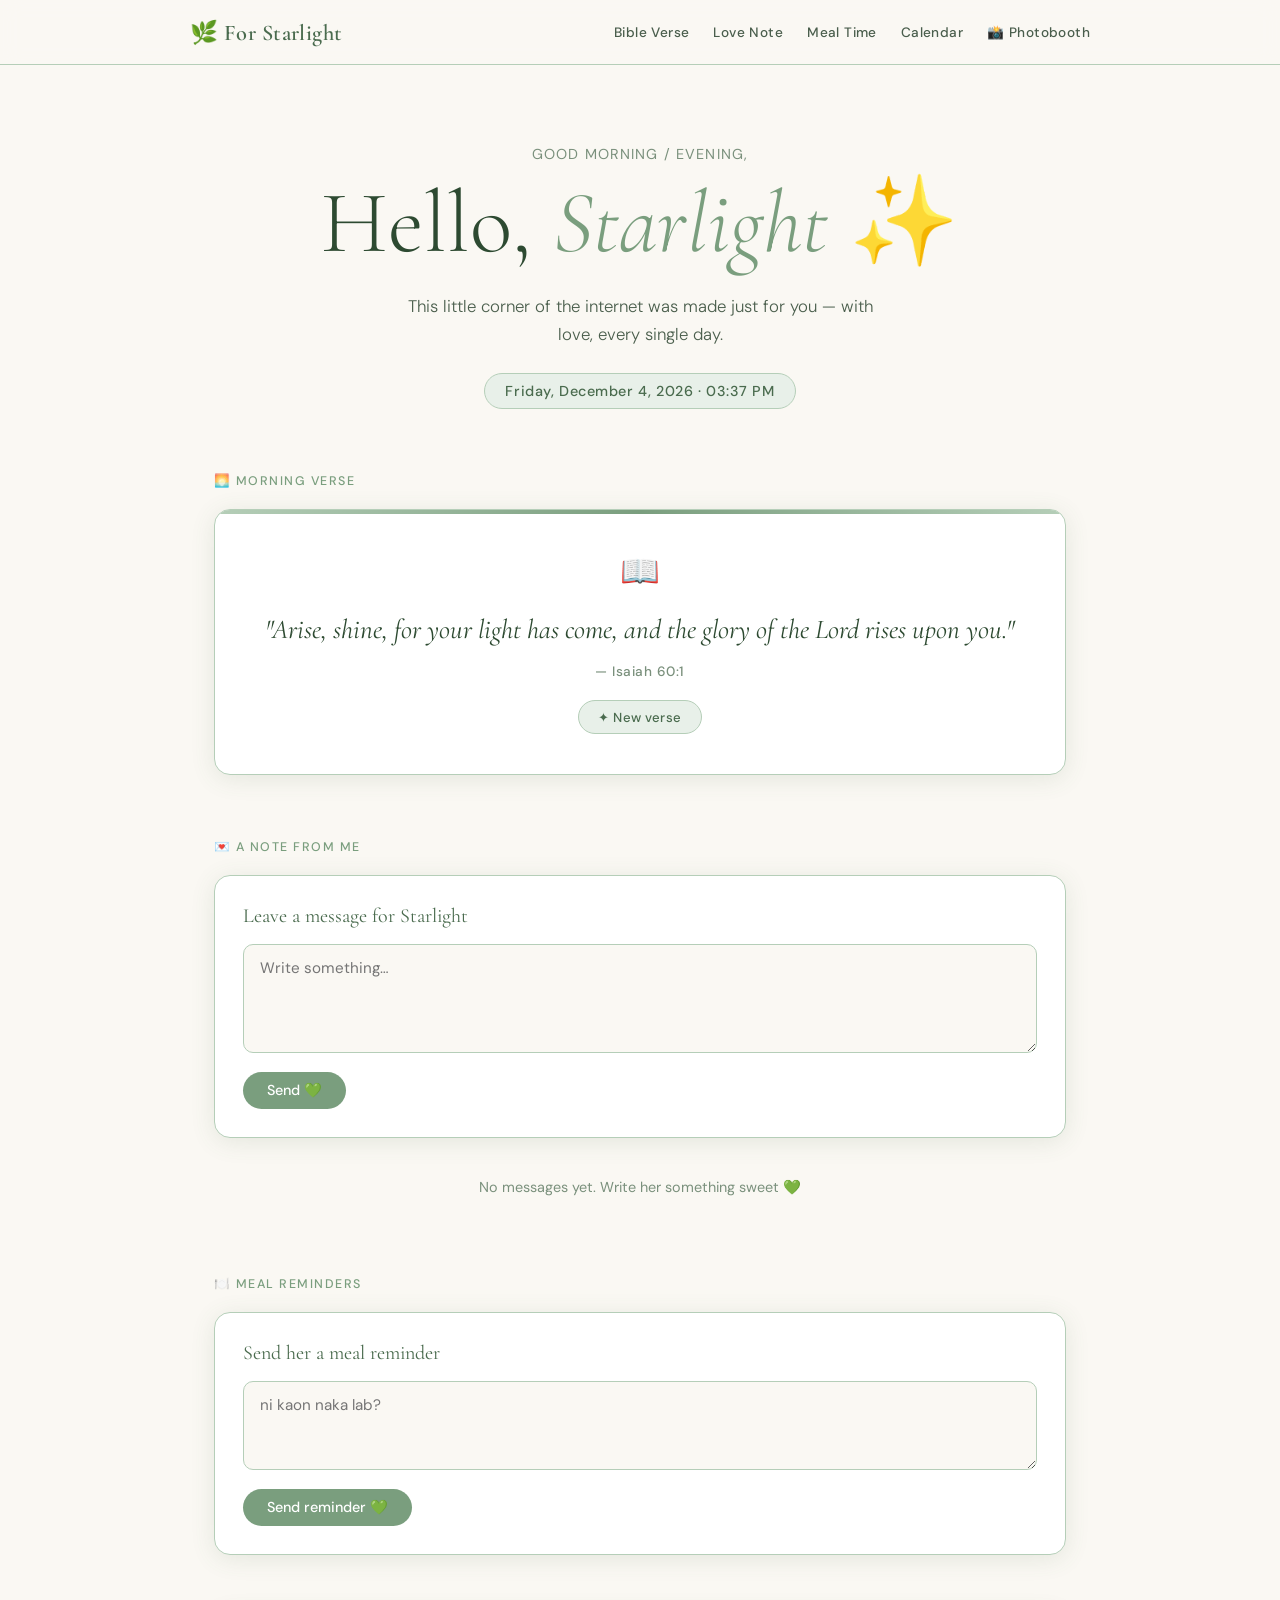
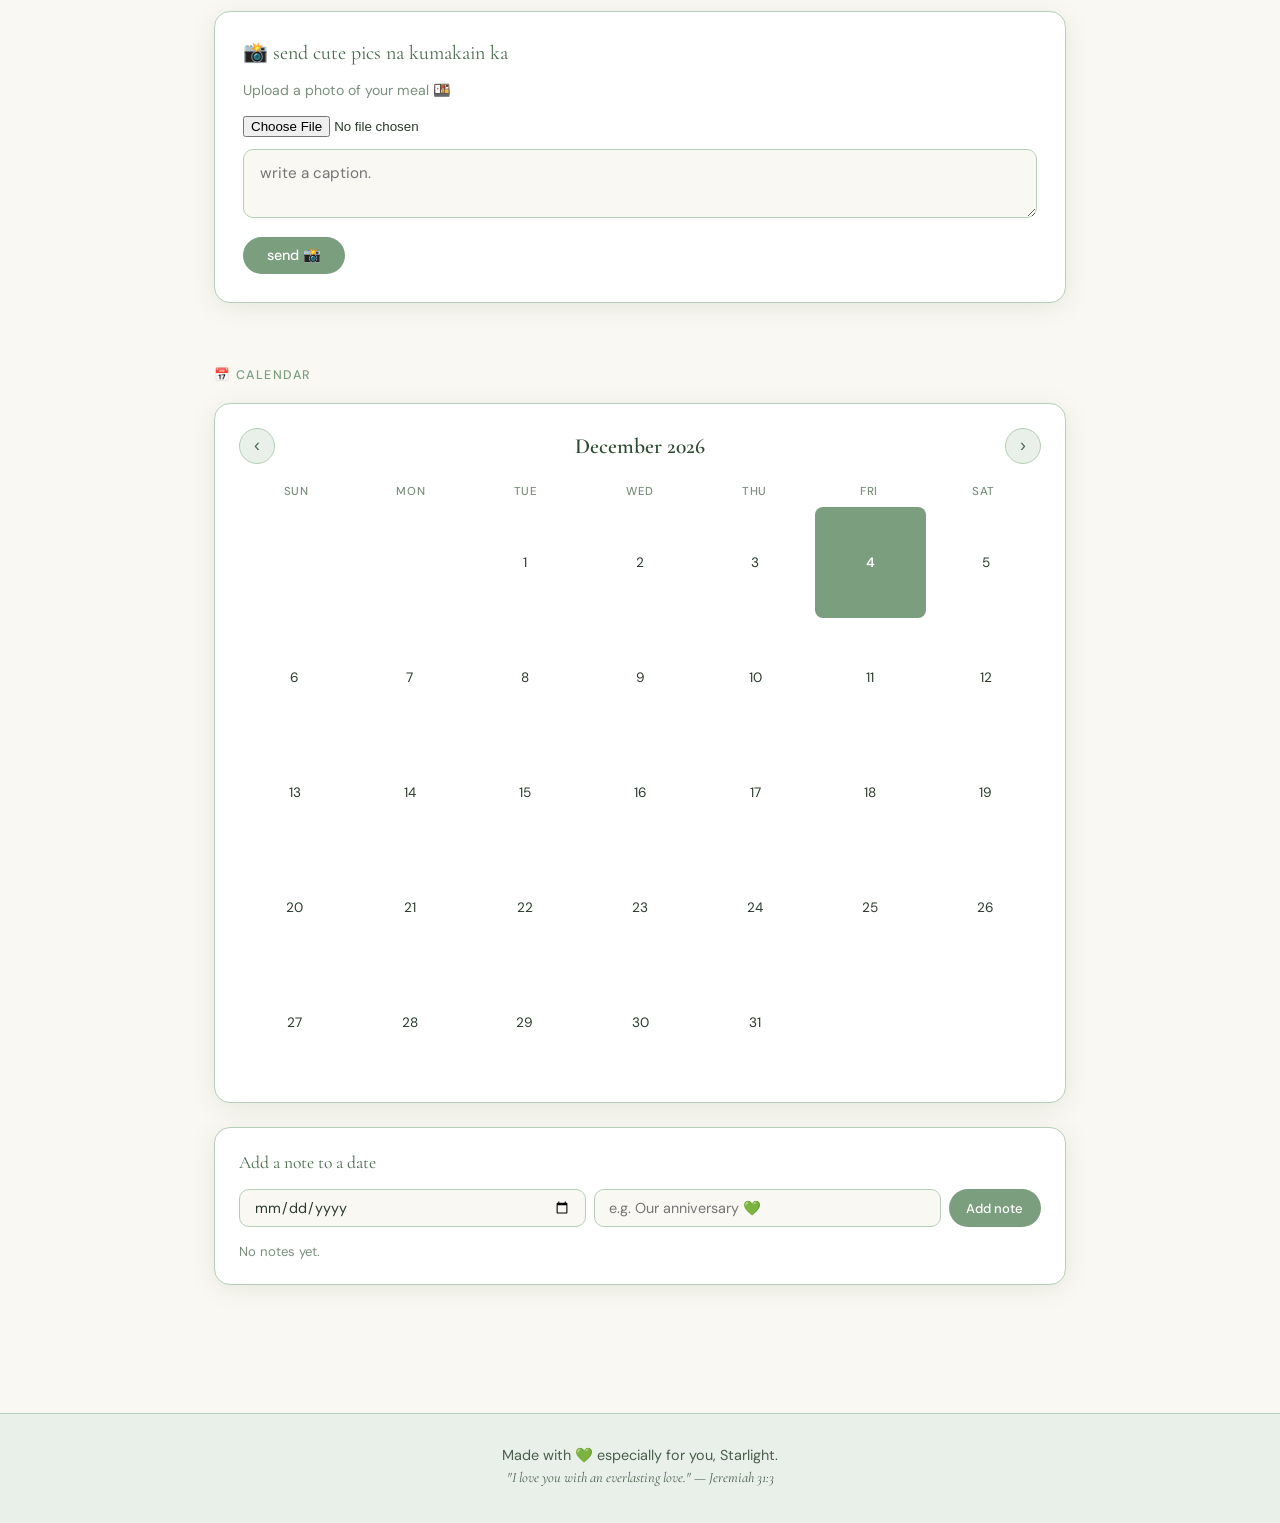
<file: index.html>
<!DOCTYPE html>
<html lang="en">
<head>
  <meta charset="UTF-8" />
  <meta name="viewport" content="width=device-width, initial-scale=1.0"/>
  <title>For Starlight 🌿</title>
  <link rel="preconnect" href="https://fonts.googleapis.com" />
  <link rel="preconnect" href="https://fonts.gstatic.com" crossorigin />
  <link href="https://fonts.googleapis.com/css2?family=Cormorant+Garamond:ital,wght@0,300;0,400;0,600;1,300;1,400&family=DM+Sans:wght@300;400;500&display=swap" rel="stylesheet"/>
  <link rel="stylesheet" href="style.css" />
</head>
<body>

  <div class="leaves-bg" aria-hidden="true">
    <div class="leaf leaf-1">🍃</div>
    <div class="leaf leaf-2">🌿</div>
    <div class="leaf leaf-3">🍃</div>
    <div class="leaf leaf-4">🌿</div>
    <div class="leaf leaf-5">🍃</div>
  </div>

  <header class="site-header">
    <div class="header-inner">
      <div class="logo">🌿 For Starlight</div>
      <nav>
        <a href="#verse">Bible Verse</a>
        <a href="#message">Love Note</a>
        <a href="#meal">Meal Time</a>
        <a href="#calendar">Calendar</a>
        <a href="photobooth.html">📸 Photobooth</a>
      </nav>
    </div>
  </header>

  <main>

    <section class="hero">
      <p class="hero-label">Good morning / evening,</p>
      <h1 class="hero-title">Hello, <em>Starlight</em> ✨</h1>
      <p class="hero-sub">This little corner of the internet was made just for you — with love, every single day.</p>
      <div class="hero-time" id="hero-time"></div>
    </section>

    <section class="section verse-section" id="verse">
      <div class="section-label" id="verse-period-label">🌅 Morning Verse</div>
      <div class="verse-card">
        <div class="verse-icon">📖</div>
        <blockquote class="verse-text" id="verse-text"></blockquote>
        <cite class="verse-ref" id="verse-ref"></cite>
        <button class="btn-refresh" onclick="loadVerse()">✦ New verse</button>
      </div>
    </section>

    <section class="section message-section" id="message">
      <div class="section-label">💌 A Note From Me</div>
      <div class="write-panel">
        <h2 class="panel-title">Leave a message for Starlight</h2>
        <textarea id="msg-input" class="msg-textarea" placeholder="Write something…" rows="4"></textarea>
        <button class="btn-save" onclick="saveMessage()">Send 💚</button>
      </div>
      <div class="messages-list" id="messages-list"></div>
    </section>

    <section class="section meal-section" id="meal">
  <div class="section-label">🍽️ Meal Reminders</div>

  <!-- You send a reminder -->
  <div class="write-panel">
    <h2 class="panel-title">Send her a meal reminder</h2>
    <textarea id="meal-input" class="msg-textarea" placeholder="ni kaon naka lab?" rows="3"></textarea>
    <button class="btn-save" onclick="saveMealReminder()">Send reminder 💚</button>
  </div>

  <!-- Reminders list -->
  <div class="messages-list" id="meal-list"></div>

  <!-- She uploads her meal photo -->
  <div class="write-panel" style="margin-top: 2rem;">
    <h2 class="panel-title">📸 send cute pics na kumakain ka</h2>
    <p style="font-size:0.88rem; color:var(--text-light); margin-bottom:1rem;">Upload a photo of your meal 🍱</p>
    <input type="file" id="meal-photo" accept="image/*" class="photo-input" />
    <textarea id="meal-caption" class="msg-textarea" placeholder="write a caption." rows="2" style="margin-top:0.75rem;"></textarea>
    <button class="btn-save" onclick="saveMealPhoto()">send 📸</button>
  </div>

  <!-- Meal photo log -->
  <div class="meal-photo-grid" id="meal-photo-grid"></div>

</section>

    <section class="section calendar-section" id="calendar">
      <div class="section-label">📅 Calendar</div>
      <div class="calendar-wrapper">
        <div class="cal-header">
          <button class="cal-nav" onclick="changeMonth(-1)">‹</button>
          <span class="cal-title" id="cal-title"></span>
          <button class="cal-nav" onclick="changeMonth(1)">›</button>
        </div>
        <div class="cal-weekdays">
          <span>Sun</span><span>Mon</span><span>Tue</span><span>Wed</span>
          <span>Thu</span><span>Fri</span><span>Sat</span>
        </div>
        <div class="cal-grid" id="cal-grid"></div>
      </div>
      <div class="cal-note-panel">
        <h3>Add a note to a date</h3>
        <div class="cal-note-form">
          <input type="date" id="note-date" class="note-input" />
          <input type="text" id="note-text" class="note-input" placeholder="e.g. Our anniversary 💚" />
          <button class="btn-save small" onclick="addCalNote()">Add note</button>
        </div>
        <div class="cal-notes-list" id="cal-notes-list"></div>
      </div>
    </section>

  </main>

  <footer class="site-footer">
    <p>Made with 💚 especially for you, Starlight.</p>
    <p class="footer-verse">"I love you with an everlasting love." — Jeremiah 31:3</p>
  </footer>

  <div class="notif-popup" id="notif-popup" style="display:none;">
    <span id="notif-text"></span>
  </div>

  <script src="app.js"></script>
</body>
</html>
</file>
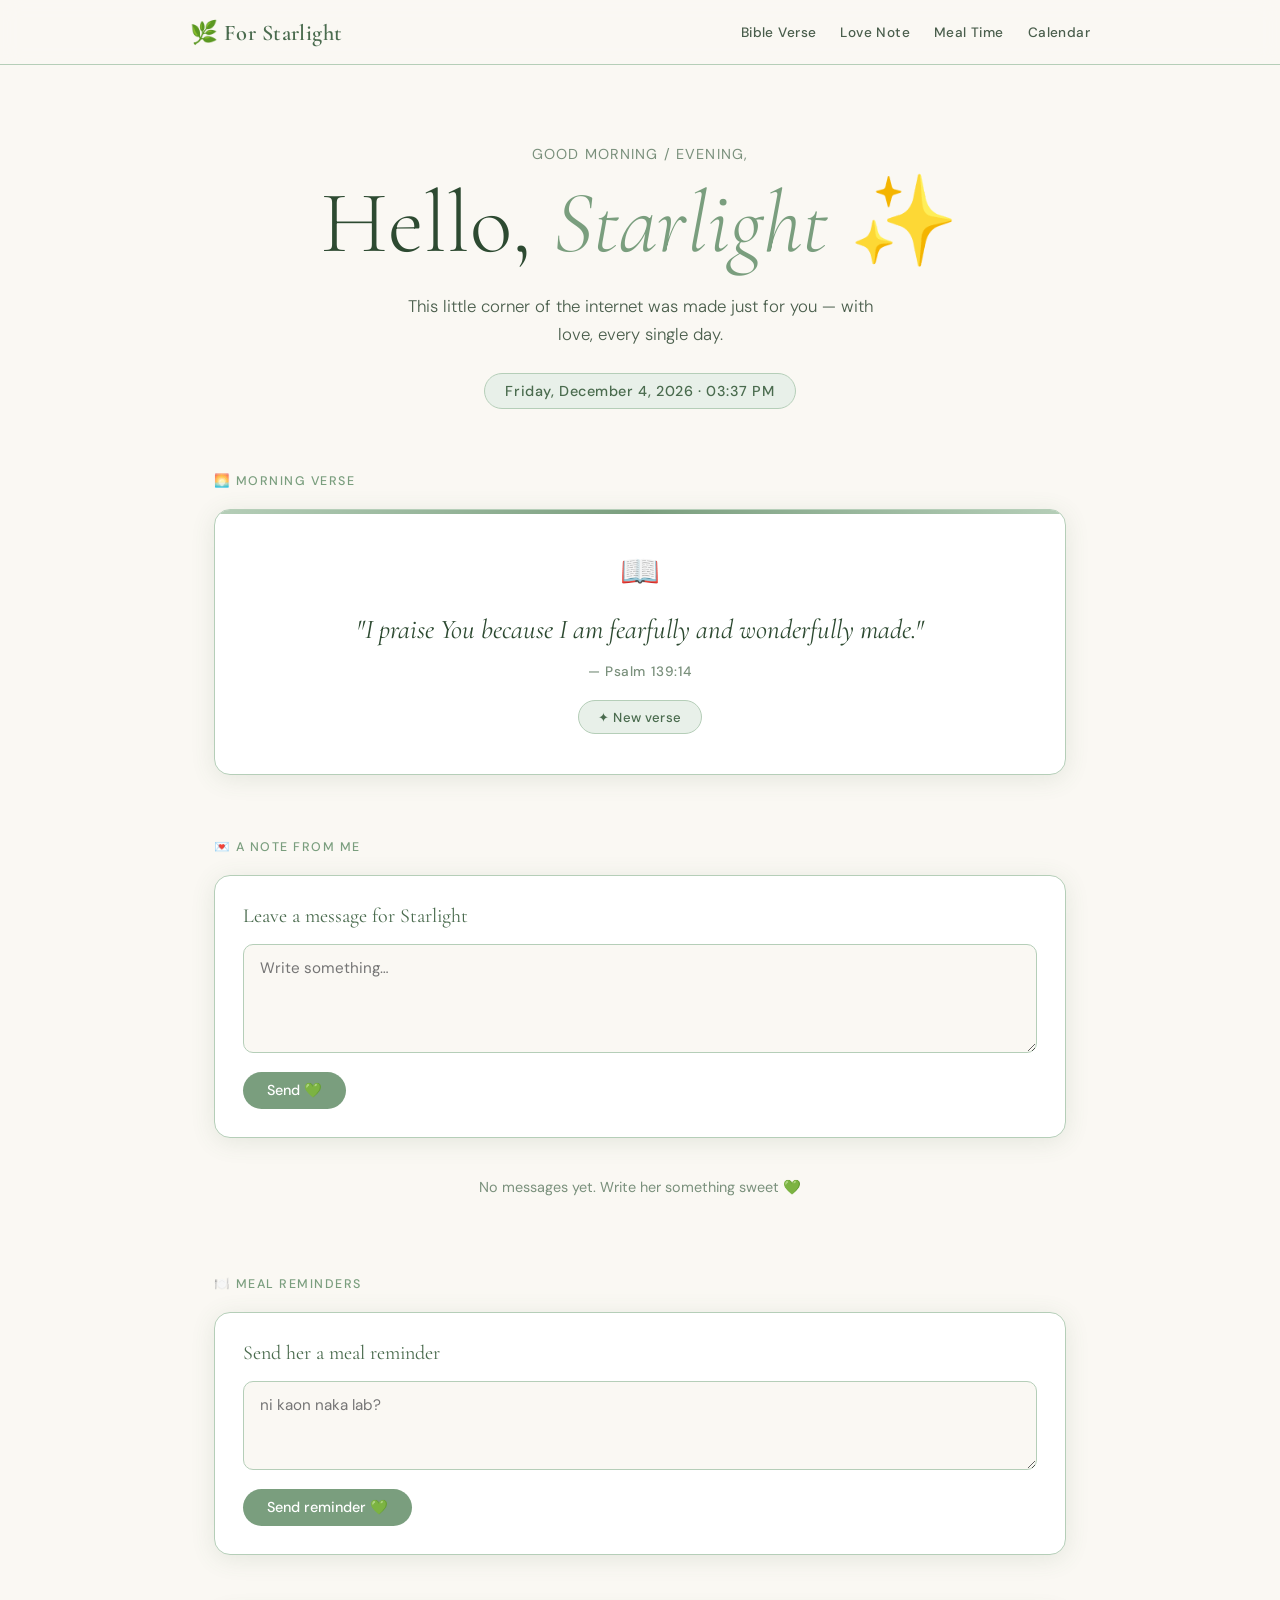
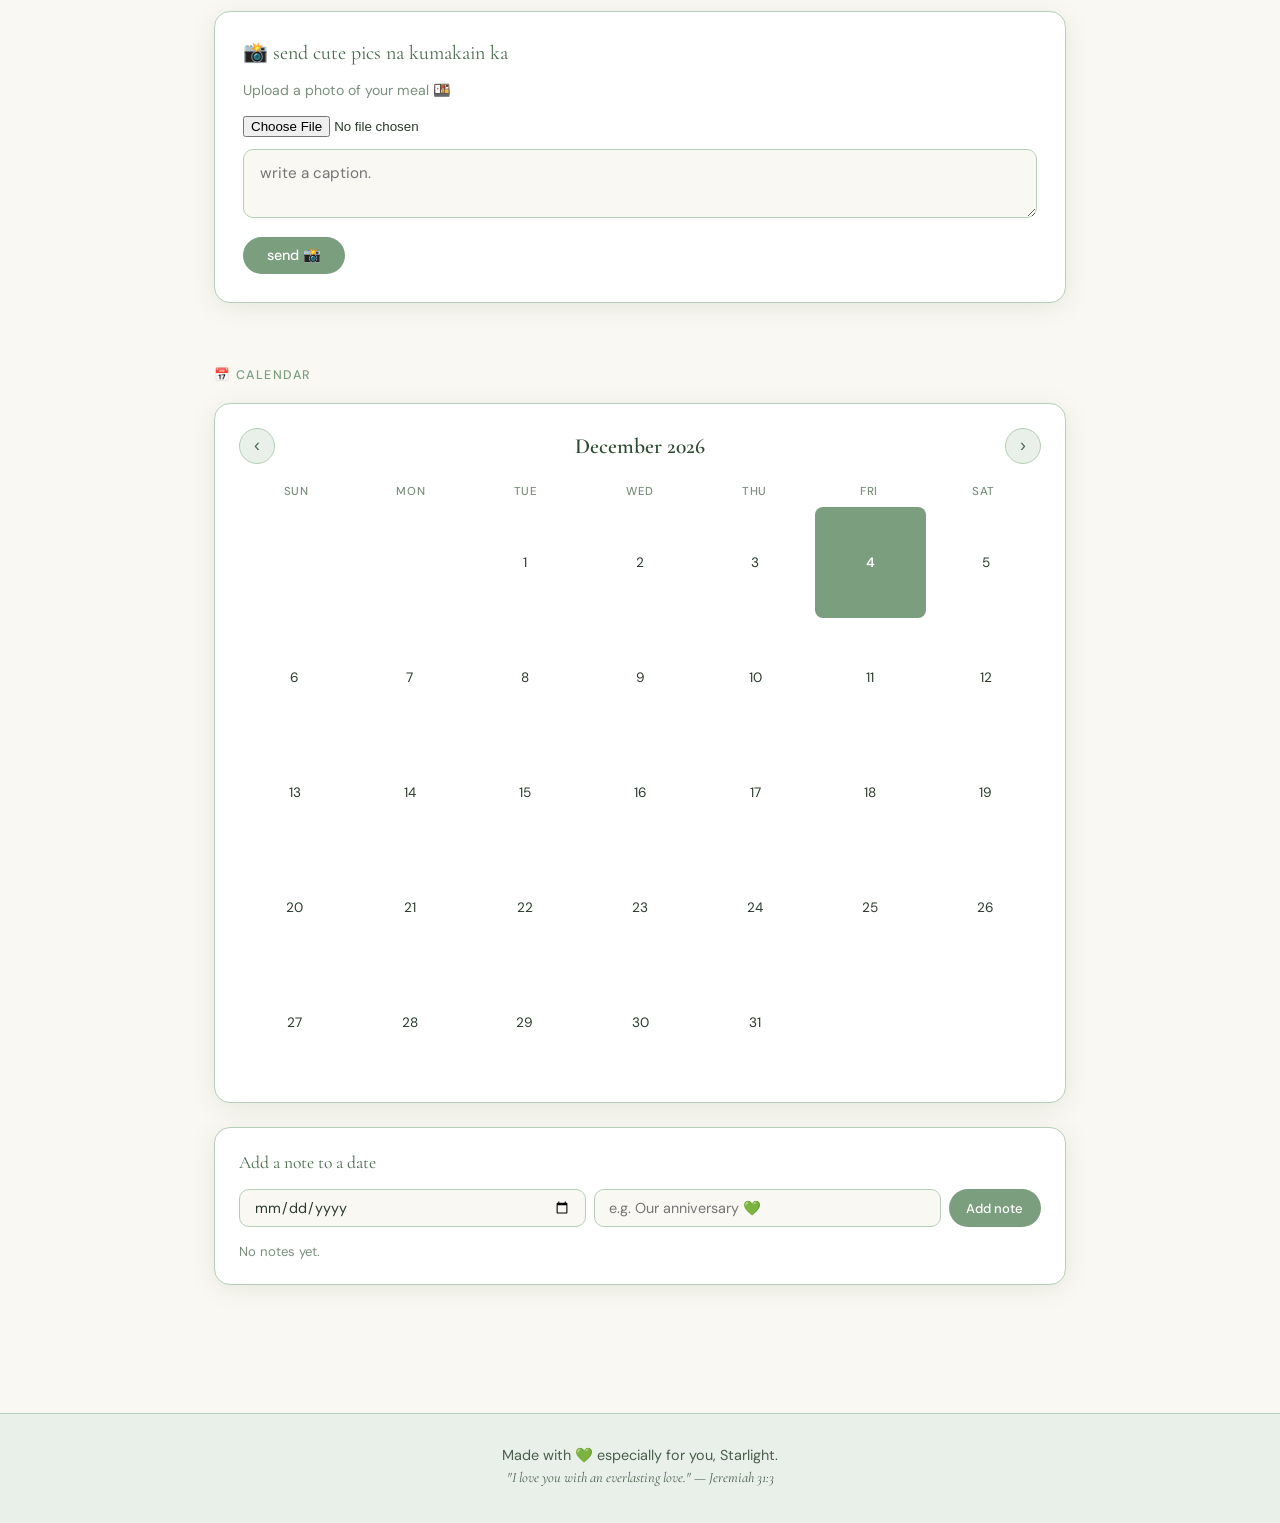
<file: starlight website/index.html>
<!DOCTYPE html>
<html lang="en">
<head>
  <meta charset="UTF-8" />
  <meta name="viewport" content="width=device-width, initial-scale=1.0"/>
  <title>For Starlight 🌿</title>
  <link rel="preconnect" href="https://fonts.googleapis.com" />
  <link rel="preconnect" href="https://fonts.gstatic.com" crossorigin />
  <link href="https://fonts.googleapis.com/css2?family=Cormorant+Garamond:ital,wght@0,300;0,400;0,600;1,300;1,400&family=DM+Sans:wght@300;400;500&display=swap" rel="stylesheet"/>
  <link rel="stylesheet" href="style.css" />
</head>
<body>

  <div class="leaves-bg" aria-hidden="true">
    <div class="leaf leaf-1">🍃</div>
    <div class="leaf leaf-2">🌿</div>
    <div class="leaf leaf-3">🍃</div>
    <div class="leaf leaf-4">🌿</div>
    <div class="leaf leaf-5">🍃</div>
  </div>

  <header class="site-header">
    <div class="header-inner">
      <div class="logo">🌿 For Starlight</div>
      <nav>
        <a href="#verse">Bible Verse</a>
        <a href="#message">Love Note</a>
        <a href="#meal">Meal Time</a>
        <a href="#calendar">Calendar</a>
      </nav>
    </div>
  </header>

  <main>

    <section class="hero">
      <p class="hero-label">Good morning / evening,</p>
      <h1 class="hero-title">Hello, <em>Starlight</em> ✨</h1>
      <p class="hero-sub">This little corner of the internet was made just for you — with love, every single day.</p>
      <div class="hero-time" id="hero-time"></div>
    </section>

    <section class="section verse-section" id="verse">
      <div class="section-label" id="verse-period-label">🌅 Morning Verse</div>
      <div class="verse-card">
        <div class="verse-icon">📖</div>
        <blockquote class="verse-text" id="verse-text"></blockquote>
        <cite class="verse-ref" id="verse-ref"></cite>
        <button class="btn-refresh" onclick="loadVerse()">✦ New verse</button>
      </div>
    </section>

    <section class="section message-section" id="message">
      <div class="section-label">💌 A Note From Me</div>
      <div class="write-panel">
        <h2 class="panel-title">Leave a message for Starlight</h2>
        <textarea id="msg-input" class="msg-textarea" placeholder="Write something…" rows="4"></textarea>
        <button class="btn-save" onclick="saveMessage()">Send 💚</button>
      </div>
      <div class="messages-list" id="messages-list"></div>
    </section>

    <section class="section meal-section" id="meal">
  <div class="section-label">🍽️ Meal Reminders</div>

  <!-- You send a reminder -->
  <div class="write-panel">
    <h2 class="panel-title">Send her a meal reminder</h2>
    <textarea id="meal-input" class="msg-textarea" placeholder="ni kaon naka lab?" rows="3"></textarea>
    <button class="btn-save" onclick="saveMealReminder()">Send reminder 💚</button>
  </div>

  <!-- Reminders list -->
  <div class="messages-list" id="meal-list"></div>

  <!-- She uploads her meal photo -->
  <div class="write-panel" style="margin-top: 2rem;">
    <h2 class="panel-title">📸 send cute pics na kumakain ka</h2>
    <p style="font-size:0.88rem; color:var(--text-light); margin-bottom:1rem;">Upload a photo of your meal 🍱</p>
    <input type="file" id="meal-photo" accept="image/*" class="photo-input" />
    <textarea id="meal-caption" class="msg-textarea" placeholder="write a caption." rows="2" style="margin-top:0.75rem;"></textarea>
    <button class="btn-save" onclick="saveMealPhoto()">send 📸</button>
  </div>

  <!-- Meal photo log -->
  <div class="meal-photo-grid" id="meal-photo-grid"></div>

</section>

    <section class="section calendar-section" id="calendar">
      <div class="section-label">📅 Calendar</div>
      <div class="calendar-wrapper">
        <div class="cal-header">
          <button class="cal-nav" onclick="changeMonth(-1)">‹</button>
          <span class="cal-title" id="cal-title"></span>
          <button class="cal-nav" onclick="changeMonth(1)">›</button>
        </div>
        <div class="cal-weekdays">
          <span>Sun</span><span>Mon</span><span>Tue</span><span>Wed</span>
          <span>Thu</span><span>Fri</span><span>Sat</span>
        </div>
        <div class="cal-grid" id="cal-grid"></div>
      </div>
      <div class="cal-note-panel">
        <h3>Add a note to a date</h3>
        <div class="cal-note-form">
          <input type="date" id="note-date" class="note-input" />
          <input type="text" id="note-text" class="note-input" placeholder="e.g. Our anniversary 💚" />
          <button class="btn-save small" onclick="addCalNote()">Add note</button>
        </div>
        <div class="cal-notes-list" id="cal-notes-list"></div>
      </div>
    </section>

  </main>

  <footer class="site-footer">
    <p>Made with 💚 especially for you, Starlight.</p>
    <p class="footer-verse">"I love you with an everlasting love." — Jeremiah 31:3</p>
  </footer>

  <div class="notif-popup" id="notif-popup" style="display:none;">
    <span id="notif-text"></span>
  </div>

  <script src="app.js"></script>
</body>
</html>
</file>
<file: style.css>
*, *::before, *::after { box-sizing: border-box; margin: 0; padding: 0; }

:root {
  --sage: #7a9e7e;
  --sage-light: #b5ceb8;
  --sage-pale: #e8f0e9;
  --sage-dark: #4a6b4e;
  --sage-deep: #2d4a31;
  --cream: #faf8f3;
  --cream-dark: #f0ece0;
  --gold: #c9a84c;
  --text-dark: #2a3a2c;
  --text-mid: #4a5e4c;
  --text-light: #7a907c;
  --white: #ffffff;
  --shadow: 0 4px 24px rgba(74, 107, 78, 0.12);
  --shadow-lg: 0 8px 40px rgba(74, 107, 78, 0.18);
  --radius: 16px;
  --radius-sm: 10px;
}

html { scroll-behavior: smooth; }

body {
  font-family: 'DM Sans', sans-serif;
  background-color: var(--cream);
  color: var(--text-dark);
  min-height: 100vh;
  overflow-x: hidden;
  position: relative;
}

.leaves-bg {
  position: fixed;
  inset: 0;
  pointer-events: none;
  z-index: 0;
  overflow: hidden;
}
.leaf {
  position: absolute;
  font-size: 1.6rem;
  opacity: 0.18;
  animation: floatLeaf linear infinite;
}
.leaf-1 { left: 5%;  top: -60px; animation-duration: 18s; animation-delay: 0s; }
.leaf-2 { left: 20%; top: -60px; animation-duration: 24s; animation-delay: 4s; }
.leaf-3 { left: 50%; top: -60px; animation-duration: 20s; animation-delay: 8s; }
.leaf-4 { left: 72%; top: -60px; animation-duration: 22s; animation-delay: 2s; }
.leaf-5 { left: 88%; top: -60px; animation-duration: 26s; animation-delay: 6s; }

@keyframes floatLeaf {
  0%   { transform: translateY(0) rotate(0deg); opacity: 0; }
  10%  { opacity: 0.18; }
  90%  { opacity: 0.18; }
  100% { transform: translateY(110vh) rotate(360deg); opacity: 0; }
}

.site-header {
  position: sticky;
  top: 0;
  z-index: 100;
  background: rgba(250, 248, 243, 0.92);
  backdrop-filter: blur(10px);
  border-bottom: 1px solid var(--sage-light);
  padding: 0 2rem;
}
.header-inner {
  max-width: 900px;
  margin: 0 auto;
  display: flex;
  align-items: center;
  justify-content: space-between;
  height: 64px;
}
.logo {
  font-family: 'Cormorant Garamond', serif;
  font-size: 1.4rem;
  font-weight: 600;
  color: var(--sage-dark);
  letter-spacing: 0.02em;
}
nav { display: flex; gap: 1.5rem; }
nav a {
  font-size: 0.85rem;
  font-weight: 500;
  color: var(--text-mid);
  text-decoration: none;
  letter-spacing: 0.03em;
  transition: color 0.2s;
}
nav a:hover { color: var(--sage-dark); }

main {
  max-width: 900px;
  margin: 0 auto;
  padding: 0 1.5rem 4rem;
  position: relative;
  z-index: 1;
}

.hero {
  text-align: center;
  padding: 5rem 1rem 4rem;
}
.hero-label {
  font-size: 0.9rem;
  font-weight: 400;
  color: var(--text-light);
  letter-spacing: 0.08em;
  text-transform: uppercase;
  margin-bottom: 0.75rem;
}
.hero-title {
  font-family: 'Cormorant Garamond', serif;
  font-size: clamp(3rem, 8vw, 5.5rem);
  font-weight: 300;
  color: var(--sage-deep);
  line-height: 1.1;
  margin-bottom: 1.25rem;
}
.hero-title em { font-style: italic; color: var(--sage); }
.hero-sub {
  font-size: 1.05rem;
  font-weight: 300;
  color: var(--text-mid);
  max-width: 480px;
  margin: 0 auto 1.5rem;
  line-height: 1.7;
}
.hero-time {
  display: inline-block;
  background: var(--sage-pale);
  color: var(--sage-dark);
  font-size: 0.9rem;
  font-weight: 500;
  padding: 0.5rem 1.25rem;
  border-radius: 100px;
  border: 1px solid var(--sage-light);
  letter-spacing: 0.04em;
}

.section { margin-bottom: 4rem; }
.section-label {
  font-size: 0.78rem;
  font-weight: 500;
  letter-spacing: 0.12em;
  text-transform: uppercase;
  color: var(--sage);
  margin-bottom: 1.25rem;
}

.verse-card {
  background: var(--white);
  border: 1px solid var(--sage-light);
  border-radius: var(--radius);
  padding: 2.5rem 2rem;
  text-align: center;
  box-shadow: var(--shadow);
  position: relative;
  overflow: hidden;
}
.verse-card::before {
  content: '';
  position: absolute;
  top: 0; left: 0; right: 0;
  height: 4px;
  background: linear-gradient(90deg, var(--sage-light), var(--sage), var(--sage-light));
}
.verse-icon { font-size: 2rem; margin-bottom: 1rem; }
.verse-text {
  font-family: 'Cormorant Garamond', serif;
  font-size: clamp(1.3rem, 3vw, 1.7rem);
  font-weight: 400;
  font-style: italic;
  color: var(--sage-deep);
  line-height: 1.6;
  margin-bottom: 0.75rem;
}
.verse-ref {
  font-size: 0.85rem;
  color: var(--text-light);
  font-style: normal;
  font-weight: 500;
  letter-spacing: 0.04em;
  display: block;
  margin-bottom: 1.25rem;
}
.btn-refresh {
  background: var(--sage-pale);
  color: var(--sage-dark);
  border: 1px solid var(--sage-light);
  border-radius: 100px;
  padding: 0.45rem 1.2rem;
  font-size: 0.82rem;
  font-weight: 500;
  cursor: pointer;
  transition: all 0.2s;
  font-family: 'DM Sans', sans-serif;
  letter-spacing: 0.03em;
}
.btn-refresh:hover { background: var(--sage-light); color: var(--sage-deep); }

.write-panel {
  background: var(--white);
  border: 1px solid var(--sage-light);
  border-radius: var(--radius);
  padding: 1.75rem;
  margin-bottom: 1.5rem;
  box-shadow: var(--shadow);
}
.panel-title {
  font-family: 'Cormorant Garamond', serif;
  font-size: 1.25rem;
  font-weight: 400;
  color: var(--sage-dark);
  margin-bottom: 1rem;
}
.msg-textarea {
  width: 100%;
  border: 1px solid var(--sage-light);
  border-radius: var(--radius-sm);
  padding: 0.85rem 1rem;
  font-family: 'DM Sans', sans-serif;
  font-size: 0.95rem;
  color: var(--text-dark);
  background: var(--cream);
  resize: vertical;
  outline: none;
  transition: border-color 0.2s;
  margin-bottom: 0.85rem;
}
.msg-textarea:focus { border-color: var(--sage); }
.btn-save {
  background: var(--sage);
  color: var(--white);
  border: none;
  border-radius: 100px;
  padding: 0.6rem 1.5rem;
  font-size: 0.9rem;
  font-weight: 500;
  cursor: pointer;
  font-family: 'DM Sans', sans-serif;
  transition: all 0.2s;
}
.btn-save:hover { background: var(--sage-dark); }
.btn-save.small { padding: 0.5rem 1.1rem; font-size: 0.82rem; }

.messages-list { display: flex; flex-direction: column; gap: 1rem; }
.msg-bubble {
  background: var(--white);
  border: 1px solid var(--sage-pale);
  border-left: 4px solid var(--sage);
  border-radius: var(--radius-sm);
  padding: 1rem 1.25rem;
  box-shadow: 0 2px 10px rgba(74,107,78,0.06);
  animation: fadeIn 0.3s ease;
}
.msg-bubble p { font-size: 0.95rem; color: var(--text-dark); line-height: 1.65; margin-bottom: 0.4rem; }
.msg-bubble small { font-size: 0.75rem; color: var(--text-light); }
.msg-bubble .delete-btn {
  background: none; border: none; font-size: 0.75rem;
  color: #c9a8a8; cursor: pointer; float: right; margin-top: -0.2rem;
}
.msg-bubble .delete-btn:hover { color: #b05050; }

@keyframes fadeIn { from { opacity:0; transform: translateY(6px); } to { opacity:1; transform:none; } }

.meal-grid {
  display: grid;
  grid-template-columns: repeat(auto-fit, minmax(160px, 1fr));
  gap: 1rem;
  margin-bottom: 1rem;
}
.meal-card {
  background: var(--white);
  border: 1px solid var(--sage-light);
  border-radius: var(--radius);
  padding: 1.5rem 1rem;
  text-align: center;
  box-shadow: var(--shadow);
  transition: transform 0.2s, box-shadow 0.2s;
}
.meal-card:hover { transform: translateY(-2px); box-shadow: var(--shadow-lg); }
.meal-icon { font-size: 2rem; margin-bottom: 0.5rem; }
.meal-name { font-weight: 500; color: var(--sage-dark); font-size: 0.95rem; margin-bottom: 0.25rem; }
.meal-time { font-size: 0.8rem; color: var(--text-light); margin-bottom: 0.5rem; }
.meal-status {
  font-size: 0.78rem; font-weight: 500;
  padding: 0.25rem 0.6rem; border-radius: 100px; display: inline-block;
}
.status-upcoming { background: var(--sage-pale); color: var(--sage-dark); }
.status-now      { background: #fff3cd; color: #856404; animation: pulse 1.5s infinite; }
.status-done     { background: #d4edda; color: #1a5c2b; }

@keyframes pulse { 0%, 100% { opacity: 1; } 50% { opacity: 0.6; } }

.meal-note {
  text-align: center; font-size: 0.9rem; color: var(--text-mid);
  font-style: italic; padding: 0.75rem;
  background: var(--sage-pale); border-radius: var(--radius-sm);
}

.calendar-wrapper {
  background: var(--white); border: 1px solid var(--sage-light);
  border-radius: var(--radius); padding: 1.5rem;
  box-shadow: var(--shadow); margin-bottom: 1.5rem;
}
.cal-header { display: flex; align-items: center; justify-content: space-between; margin-bottom: 1.25rem; }
.cal-title {
  font-family: 'Cormorant Garamond', serif;
  font-size: 1.35rem; font-weight: 600; color: var(--sage-deep);
}
.cal-nav {
  background: var(--sage-pale); border: 1px solid var(--sage-light);
  color: var(--sage-dark); width: 36px; height: 36px;
  border-radius: 50%; font-size: 1.1rem; cursor: pointer; transition: all 0.2s;
}
.cal-nav:hover { background: var(--sage-light); }
.cal-weekdays {
  display: grid; grid-template-columns: repeat(7, 1fr);
  text-align: center; font-size: 0.72rem; font-weight: 500;
  color: var(--text-light); letter-spacing: 0.05em;
  text-transform: uppercase; margin-bottom: 0.5rem;
}
.cal-grid { display: grid; grid-template-columns: repeat(7, 1fr); gap: 4px; }
.cal-day {
  aspect-ratio: 1; display: flex; flex-direction: column;
  align-items: center; justify-content: center;
  font-size: 0.85rem; border-radius: 8px; cursor: pointer;
  transition: all 0.15s; position: relative; color: var(--text-dark);
}
.cal-day:hover { background: var(--sage-pale); }
.cal-day.today { background: var(--sage); color: var(--white); font-weight: 600; }
.cal-day.has-note::after {
  content: '•'; position: absolute; bottom: 3px; font-size: 0.6rem; color: var(--gold);
}
.cal-day.empty { cursor: default; }

.cal-note-panel {
  background: var(--white); border: 1px solid var(--sage-light);
  border-radius: var(--radius); padding: 1.5rem; box-shadow: var(--shadow);
}
.cal-note-panel h3 {
  font-family: 'Cormorant Garamond', serif;
  font-size: 1.1rem; font-weight: 400; color: var(--sage-dark); margin-bottom: 1rem;
}
.cal-note-form { display: flex; flex-wrap: wrap; gap: 0.5rem; margin-bottom: 1rem; }
.note-input {
  flex: 1; min-width: 140px; border: 1px solid var(--sage-light);
  border-radius: var(--radius-sm); padding: 0.5rem 0.85rem;
  font-family: 'DM Sans', sans-serif; font-size: 0.9rem;
  color: var(--text-dark); background: var(--cream); outline: none;
}
.note-input:focus { border-color: var(--sage); }
.cal-notes-list { display: flex; flex-direction: column; gap: 0.5rem; }
.cal-note-item {
  display: flex; align-items: center; justify-content: space-between;
  background: var(--sage-pale); border-radius: var(--radius-sm);
  padding: 0.5rem 0.85rem; font-size: 0.85rem; color: var(--text-mid);
}
.cal-note-item span.date { font-weight: 500; color: var(--sage-dark); margin-right: 0.5rem; }
.cal-note-item button { background: none; border: none; color: #c9a8a8; cursor: pointer; font-size: 0.75rem; }

.site-footer {
  background: var(--sage-pale); border-top: 1px solid var(--sage-light);
  text-align: center; padding: 2rem; position: relative; z-index: 1;
}
.site-footer p { font-size: 0.9rem; color: var(--text-mid); margin-bottom: 0.3rem; }
.footer-verse { font-family: 'Cormorant Garamond', serif; font-size: 1rem; font-style: italic; color: var(--sage); }

.notif-popup {
  position: fixed; bottom: 2rem; left: 50%; transform: translateX(-50%);
  background: var(--sage-dark); color: var(--white);
  padding: 0.75rem 1.5rem; border-radius: 100px;
  font-size: 0.9rem; font-weight: 500; box-shadow: var(--shadow-lg); z-index: 999;
  animation: slideUp 0.3s ease;
}
@keyframes slideUp {
  from { opacity:0; transform: translateX(-50%) translateY(10px); }
  to   { opacity:1; transform: translateX(-50%) translateY(0); }
}

@media (max-width: 600px) {
  nav { gap: 0.85rem; }
  nav a { font-size: 0.78rem; }
  .hero { padding: 3rem 0.5rem 2.5rem; }
  .verse-card { padding: 1.75rem 1.25rem; }
  .write-panel { padding: 1.25rem; }
}
</file>
<file: starlight website/style.css>
*, *::before, *::after { box-sizing: border-box; margin: 0; padding: 0; }

:root {
  --sage: #7a9e7e;
  --sage-light: #b5ceb8;
  --sage-pale: #e8f0e9;
  --sage-dark: #4a6b4e;
  --sage-deep: #2d4a31;
  --cream: #faf8f3;
  --cream-dark: #f0ece0;
  --gold: #c9a84c;
  --text-dark: #2a3a2c;
  --text-mid: #4a5e4c;
  --text-light: #7a907c;
  --white: #ffffff;
  --shadow: 0 4px 24px rgba(74, 107, 78, 0.12);
  --shadow-lg: 0 8px 40px rgba(74, 107, 78, 0.18);
  --radius: 16px;
  --radius-sm: 10px;
}

html { scroll-behavior: smooth; }

body {
  font-family: 'DM Sans', sans-serif;
  background-color: var(--cream);
  color: var(--text-dark);
  min-height: 100vh;
  overflow-x: hidden;
  position: relative;
}

.leaves-bg {
  position: fixed;
  inset: 0;
  pointer-events: none;
  z-index: 0;
  overflow: hidden;
}
.leaf {
  position: absolute;
  font-size: 1.6rem;
  opacity: 0.18;
  animation: floatLeaf linear infinite;
}
.leaf-1 { left: 5%;  top: -60px; animation-duration: 18s; animation-delay: 0s; }
.leaf-2 { left: 20%; top: -60px; animation-duration: 24s; animation-delay: 4s; }
.leaf-3 { left: 50%; top: -60px; animation-duration: 20s; animation-delay: 8s; }
.leaf-4 { left: 72%; top: -60px; animation-duration: 22s; animation-delay: 2s; }
.leaf-5 { left: 88%; top: -60px; animation-duration: 26s; animation-delay: 6s; }

@keyframes floatLeaf {
  0%   { transform: translateY(0) rotate(0deg); opacity: 0; }
  10%  { opacity: 0.18; }
  90%  { opacity: 0.18; }
  100% { transform: translateY(110vh) rotate(360deg); opacity: 0; }
}

.site-header {
  position: sticky;
  top: 0;
  z-index: 100;
  background: rgba(250, 248, 243, 0.92);
  backdrop-filter: blur(10px);
  border-bottom: 1px solid var(--sage-light);
  padding: 0 2rem;
}
.header-inner {
  max-width: 900px;
  margin: 0 auto;
  display: flex;
  align-items: center;
  justify-content: space-between;
  height: 64px;
}
.logo {
  font-family: 'Cormorant Garamond', serif;
  font-size: 1.4rem;
  font-weight: 600;
  color: var(--sage-dark);
  letter-spacing: 0.02em;
}
nav { display: flex; gap: 1.5rem; }
nav a {
  font-size: 0.85rem;
  font-weight: 500;
  color: var(--text-mid);
  text-decoration: none;
  letter-spacing: 0.03em;
  transition: color 0.2s;
}
nav a:hover { color: var(--sage-dark); }

main {
  max-width: 900px;
  margin: 0 auto;
  padding: 0 1.5rem 4rem;
  position: relative;
  z-index: 1;
}

.hero {
  text-align: center;
  padding: 5rem 1rem 4rem;
}
.hero-label {
  font-size: 0.9rem;
  font-weight: 400;
  color: var(--text-light);
  letter-spacing: 0.08em;
  text-transform: uppercase;
  margin-bottom: 0.75rem;
}
.hero-title {
  font-family: 'Cormorant Garamond', serif;
  font-size: clamp(3rem, 8vw, 5.5rem);
  font-weight: 300;
  color: var(--sage-deep);
  line-height: 1.1;
  margin-bottom: 1.25rem;
}
.hero-title em { font-style: italic; color: var(--sage); }
.hero-sub {
  font-size: 1.05rem;
  font-weight: 300;
  color: var(--text-mid);
  max-width: 480px;
  margin: 0 auto 1.5rem;
  line-height: 1.7;
}
.hero-time {
  display: inline-block;
  background: var(--sage-pale);
  color: var(--sage-dark);
  font-size: 0.9rem;
  font-weight: 500;
  padding: 0.5rem 1.25rem;
  border-radius: 100px;
  border: 1px solid var(--sage-light);
  letter-spacing: 0.04em;
}

.section { margin-bottom: 4rem; }
.section-label {
  font-size: 0.78rem;
  font-weight: 500;
  letter-spacing: 0.12em;
  text-transform: uppercase;
  color: var(--sage);
  margin-bottom: 1.25rem;
}

.verse-card {
  background: var(--white);
  border: 1px solid var(--sage-light);
  border-radius: var(--radius);
  padding: 2.5rem 2rem;
  text-align: center;
  box-shadow: var(--shadow);
  position: relative;
  overflow: hidden;
}
.verse-card::before {
  content: '';
  position: absolute;
  top: 0; left: 0; right: 0;
  height: 4px;
  background: linear-gradient(90deg, var(--sage-light), var(--sage), var(--sage-light));
}
.verse-icon { font-size: 2rem; margin-bottom: 1rem; }
.verse-text {
  font-family: 'Cormorant Garamond', serif;
  font-size: clamp(1.3rem, 3vw, 1.7rem);
  font-weight: 400;
  font-style: italic;
  color: var(--sage-deep);
  line-height: 1.6;
  margin-bottom: 0.75rem;
}
.verse-ref {
  font-size: 0.85rem;
  color: var(--text-light);
  font-style: normal;
  font-weight: 500;
  letter-spacing: 0.04em;
  display: block;
  margin-bottom: 1.25rem;
}
.btn-refresh {
  background: var(--sage-pale);
  color: var(--sage-dark);
  border: 1px solid var(--sage-light);
  border-radius: 100px;
  padding: 0.45rem 1.2rem;
  font-size: 0.82rem;
  font-weight: 500;
  cursor: pointer;
  transition: all 0.2s;
  font-family: 'DM Sans', sans-serif;
  letter-spacing: 0.03em;
}
.btn-refresh:hover { background: var(--sage-light); color: var(--sage-deep); }

.write-panel {
  background: var(--white);
  border: 1px solid var(--sage-light);
  border-radius: var(--radius);
  padding: 1.75rem;
  margin-bottom: 1.5rem;
  box-shadow: var(--shadow);
}
.panel-title {
  font-family: 'Cormorant Garamond', serif;
  font-size: 1.25rem;
  font-weight: 400;
  color: var(--sage-dark);
  margin-bottom: 1rem;
}
.msg-textarea {
  width: 100%;
  border: 1px solid var(--sage-light);
  border-radius: var(--radius-sm);
  padding: 0.85rem 1rem;
  font-family: 'DM Sans', sans-serif;
  font-size: 0.95rem;
  color: var(--text-dark);
  background: var(--cream);
  resize: vertical;
  outline: none;
  transition: border-color 0.2s;
  margin-bottom: 0.85rem;
}
.msg-textarea:focus { border-color: var(--sage); }
.btn-save {
  background: var(--sage);
  color: var(--white);
  border: none;
  border-radius: 100px;
  padding: 0.6rem 1.5rem;
  font-size: 0.9rem;
  font-weight: 500;
  cursor: pointer;
  font-family: 'DM Sans', sans-serif;
  transition: all 0.2s;
}
.btn-save:hover { background: var(--sage-dark); }
.btn-save.small { padding: 0.5rem 1.1rem; font-size: 0.82rem; }

.messages-list { display: flex; flex-direction: column; gap: 1rem; }
.msg-bubble {
  background: var(--white);
  border: 1px solid var(--sage-pale);
  border-left: 4px solid var(--sage);
  border-radius: var(--radius-sm);
  padding: 1rem 1.25rem;
  box-shadow: 0 2px 10px rgba(74,107,78,0.06);
  animation: fadeIn 0.3s ease;
}
.msg-bubble p { font-size: 0.95rem; color: var(--text-dark); line-height: 1.65; margin-bottom: 0.4rem; }
.msg-bubble small { font-size: 0.75rem; color: var(--text-light); }
.msg-bubble .delete-btn {
  background: none; border: none; font-size: 0.75rem;
  color: #c9a8a8; cursor: pointer; float: right; margin-top: -0.2rem;
}
.msg-bubble .delete-btn:hover { color: #b05050; }

@keyframes fadeIn { from { opacity:0; transform: translateY(6px); } to { opacity:1; transform:none; } }

.meal-grid {
  display: grid;
  grid-template-columns: repeat(auto-fit, minmax(160px, 1fr));
  gap: 1rem;
  margin-bottom: 1rem;
}
.meal-card {
  background: var(--white);
  border: 1px solid var(--sage-light);
  border-radius: var(--radius);
  padding: 1.5rem 1rem;
  text-align: center;
  box-shadow: var(--shadow);
  transition: transform 0.2s, box-shadow 0.2s;
}
.meal-card:hover { transform: translateY(-2px); box-shadow: var(--shadow-lg); }
.meal-icon { font-size: 2rem; margin-bottom: 0.5rem; }
.meal-name { font-weight: 500; color: var(--sage-dark); font-size: 0.95rem; margin-bottom: 0.25rem; }
.meal-time { font-size: 0.8rem; color: var(--text-light); margin-bottom: 0.5rem; }
.meal-status {
  font-size: 0.78rem; font-weight: 500;
  padding: 0.25rem 0.6rem; border-radius: 100px; display: inline-block;
}
.status-upcoming { background: var(--sage-pale); color: var(--sage-dark); }
.status-now      { background: #fff3cd; color: #856404; animation: pulse 1.5s infinite; }
.status-done     { background: #d4edda; color: #1a5c2b; }

@keyframes pulse { 0%, 100% { opacity: 1; } 50% { opacity: 0.6; } }

.meal-note {
  text-align: center; font-size: 0.9rem; color: var(--text-mid);
  font-style: italic; padding: 0.75rem;
  background: var(--sage-pale); border-radius: var(--radius-sm);
}

.calendar-wrapper {
  background: var(--white); border: 1px solid var(--sage-light);
  border-radius: var(--radius); padding: 1.5rem;
  box-shadow: var(--shadow); margin-bottom: 1.5rem;
}
.cal-header { display: flex; align-items: center; justify-content: space-between; margin-bottom: 1.25rem; }
.cal-title {
  font-family: 'Cormorant Garamond', serif;
  font-size: 1.35rem; font-weight: 600; color: var(--sage-deep);
}
.cal-nav {
  background: var(--sage-pale); border: 1px solid var(--sage-light);
  color: var(--sage-dark); width: 36px; height: 36px;
  border-radius: 50%; font-size: 1.1rem; cursor: pointer; transition: all 0.2s;
}
.cal-nav:hover { background: var(--sage-light); }
.cal-weekdays {
  display: grid; grid-template-columns: repeat(7, 1fr);
  text-align: center; font-size: 0.72rem; font-weight: 500;
  color: var(--text-light); letter-spacing: 0.05em;
  text-transform: uppercase; margin-bottom: 0.5rem;
}
.cal-grid { display: grid; grid-template-columns: repeat(7, 1fr); gap: 4px; }
.cal-day {
  aspect-ratio: 1; display: flex; flex-direction: column;
  align-items: center; justify-content: center;
  font-size: 0.85rem; border-radius: 8px; cursor: pointer;
  transition: all 0.15s; position: relative; color: var(--text-dark);
}
.cal-day:hover { background: var(--sage-pale); }
.cal-day.today { background: var(--sage); color: var(--white); font-weight: 600; }
.cal-day.has-note::after {
  content: '•'; position: absolute; bottom: 3px; font-size: 0.6rem; color: var(--gold);
}
.cal-day.empty { cursor: default; }

.cal-note-panel {
  background: var(--white); border: 1px solid var(--sage-light);
  border-radius: var(--radius); padding: 1.5rem; box-shadow: var(--shadow);
}
.cal-note-panel h3 {
  font-family: 'Cormorant Garamond', serif;
  font-size: 1.1rem; font-weight: 400; color: var(--sage-dark); margin-bottom: 1rem;
}
.cal-note-form { display: flex; flex-wrap: wrap; gap: 0.5rem; margin-bottom: 1rem; }
.note-input {
  flex: 1; min-width: 140px; border: 1px solid var(--sage-light);
  border-radius: var(--radius-sm); padding: 0.5rem 0.85rem;
  font-family: 'DM Sans', sans-serif; font-size: 0.9rem;
  color: var(--text-dark); background: var(--cream); outline: none;
}
.note-input:focus { border-color: var(--sage); }
.cal-notes-list { display: flex; flex-direction: column; gap: 0.5rem; }
.cal-note-item {
  display: flex; align-items: center; justify-content: space-between;
  background: var(--sage-pale); border-radius: var(--radius-sm);
  padding: 0.5rem 0.85rem; font-size: 0.85rem; color: var(--text-mid);
}
.cal-note-item span.date { font-weight: 500; color: var(--sage-dark); margin-right: 0.5rem; }
.cal-note-item button { background: none; border: none; color: #c9a8a8; cursor: pointer; font-size: 0.75rem; }

.site-footer {
  background: var(--sage-pale); border-top: 1px solid var(--sage-light);
  text-align: center; padding: 2rem; position: relative; z-index: 1;
}
.site-footer p { font-size: 0.9rem; color: var(--text-mid); margin-bottom: 0.3rem; }
.footer-verse { font-family: 'Cormorant Garamond', serif; font-size: 1rem; font-style: italic; color: var(--sage); }

.notif-popup {
  position: fixed; bottom: 2rem; left: 50%; transform: translateX(-50%);
  background: var(--sage-dark); color: var(--white);
  padding: 0.75rem 1.5rem; border-radius: 100px;
  font-size: 0.9rem; font-weight: 500; box-shadow: var(--shadow-lg); z-index: 999;
  animation: slideUp 0.3s ease;
}
@keyframes slideUp {
  from { opacity:0; transform: translateX(-50%) translateY(10px); }
  to   { opacity:1; transform: translateX(-50%) translateY(0); }
}

@media (max-width: 600px) {
  nav { gap: 0.85rem; }
  nav a { font-size: 0.78rem; }
  .hero { padding: 3rem 0.5rem 2.5rem; }
  .verse-card { padding: 1.75rem 1.25rem; }
  .write-panel { padding: 1.25rem; }
}
</file>
